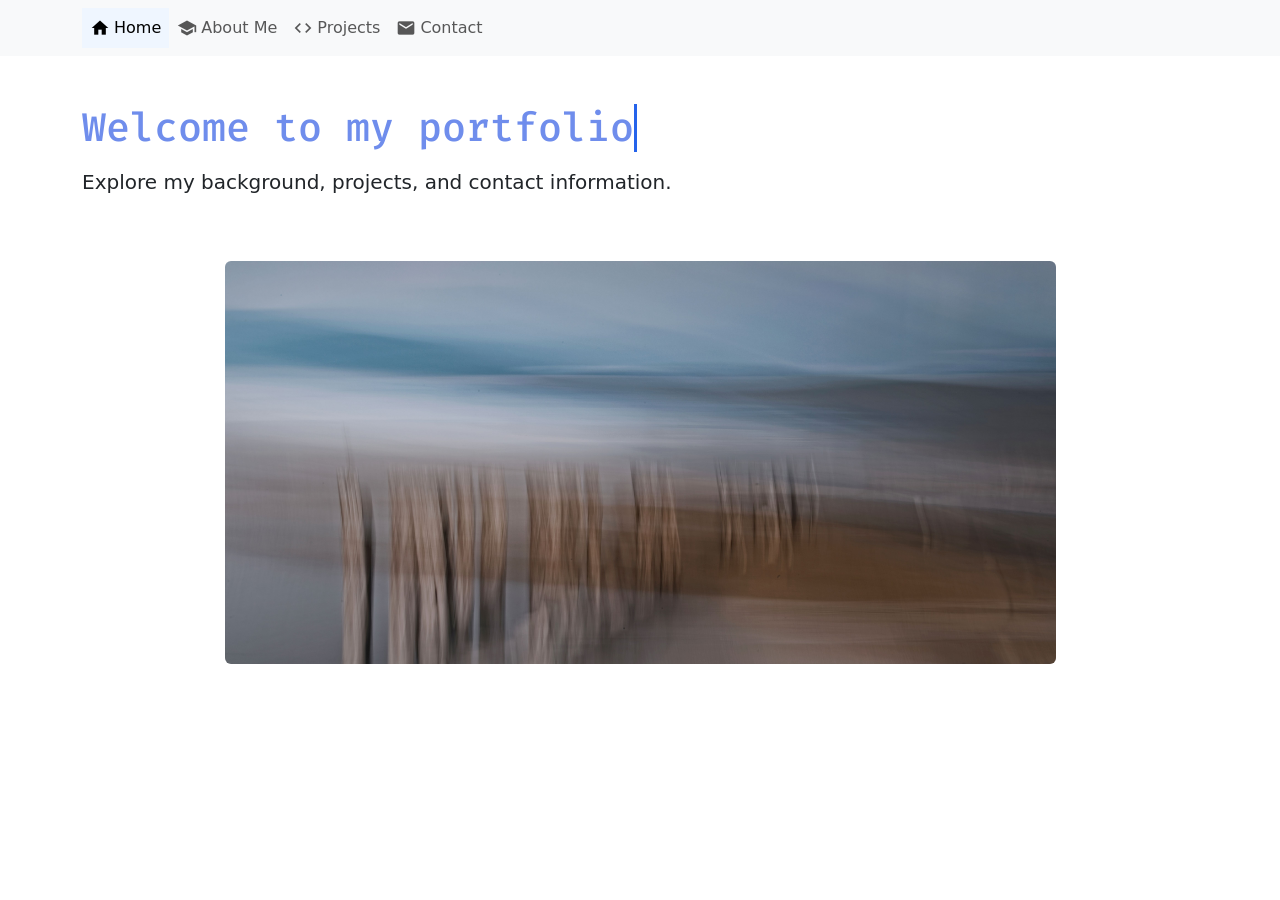
<file: index.html>
<!doctype html>
<html lang="en">
  <!--
WRITTEN BY: Ellis Liang
EMAIL: ellisl1@uci.edu
-->

  <head>
    <meta charset="utf-8">
    <meta name="author" content="Your name here">
    <meta name="description" content="description of your page">
    <meta name="viewport" content="width=device-width, initial-scale=1">
    <!-- you would link to an external stylesheet here! -->
    <!-- you would also link to Bootstrap here! -->
    <link
      href="https://cdn.jsdelivr.net/npm/bootstrap@5.3.8/dist/css/bootstrap.min.css"
      rel="stylesheet"
      integrity="sha384-sRIl4kxILFvY47J16cr9ZwB07vP4J8+LH7qKQnuqkuIAvNWLzeN8tE5YBujZqJLB"
      crossorigin="anonymous"
    >
    <link rel="preconnect" href="https://fonts.googleapis.com">
    <link rel="preconnect" href="https://fonts.gstatic.com" crossorigin>
    <link
      href="https://fonts.googleapis.com/css2?family=Fira+Code:wght@300..700&display=swap"
      rel="stylesheet"
    >
    <link
      href="https://fonts.googleapis.com/icon?family=Material+Icons"
      rel="stylesheet"
    >
    <link href="pages/portfolio.css" rel="stylesheet">
    <title>Home | Ellis Liang's Portfolio</title>
  </head>
  <body>
    <nav class="navbar navbar-expand-lg bg-body-tertiary">
      <div class="container">
        <button
          class="navbar-toggler"
          type="button"
          data-bs-toggle="collapse"
          data-bs-target="#navbarNav"
          aria-controls="navbarNav"
          aria-expanded="false"
          aria-label="Toggle navigation"
        >
          <span class="navbar-toggler-icon"></span>
        </button>
        <div class="collapse navbar-collapse" id="navbarNav">
          <div class="navbar-nav">
            <a class="nav-link active" aria-current="page" href="index.html"
              ><span class="material-icons" aria-hidden="true">home</span
              >Home</a
            >
            <a class="nav-link" href="pages/aboutme/aboutme.html"
              ><span class="material-icons" aria-hidden="true">school</span
              >About Me</a
            >
            <a class="nav-link" href="pages/projects/projects.html"
              ><span class="material-icons" aria-hidden="true">code</span
              >Projects</a
            >
            <a class="nav-link" href="pages/contact/contact.html"
              ><span class="material-icons" aria-hidden="true">mail</span
              >Contact</a
            >
          </div>
        </div>
      </div>
    </nav>

    <main class="container py-5">
      <div class="row">
        <div class="col-lg-8">
          <div class="typing-container">
            <h1 class="typing-text long">Welcome to my portfolio</h1>
          </div>
          <p class="lead">
            Explore my background, projects, and contact information.
          </p>
        </div>
      </div>
      <div class="row justify-content-center mt-5">
        <div class="col-9">
          <img
            src="assets/abstract.jpg"
            class="img-fluid rounded w-100"
            alt="Abstract soft-focus image with horizontal blue-gray and warm brown bands"
          >
        </div>
      </div>
    </main>

    <script
      src="https://cdn.jsdelivr.net/npm/bootstrap@5.3.8/dist/js/bootstrap.bundle.min.js"
      integrity="sha384-FKyoEForCGlyvwx9Hj09JcYn3nv7wiPVlz7YYwJrWVcXK/BmnVDxM+D2scQbITxI"
      crossorigin="anonymous"
    ></script>
  </body>
</html>
</file>
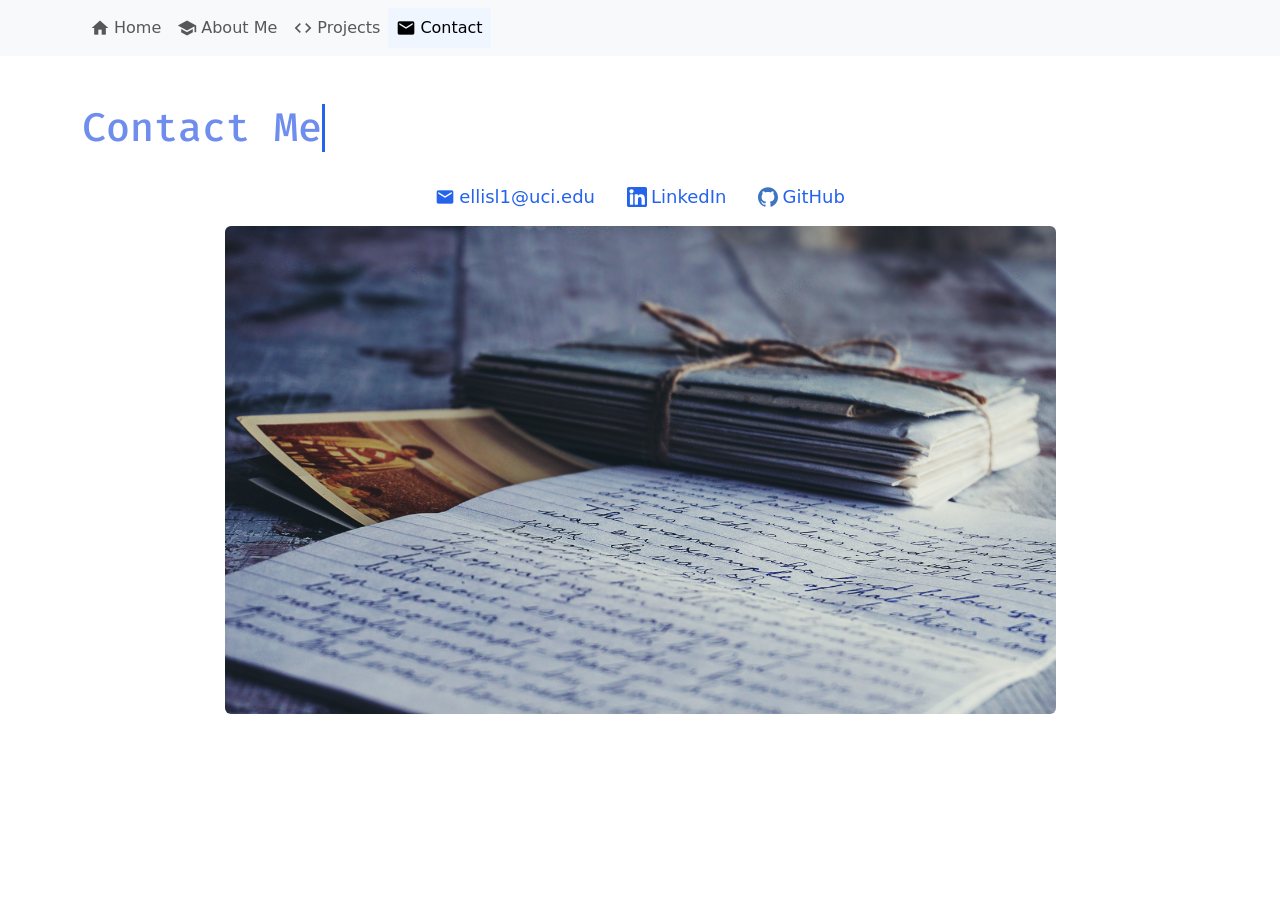
<file: pages/contact/contact.html>
<!doctype html>
<html lang="en">
  <head>
    <meta charset="utf-8">
    <meta name="viewport" content="width=device-width, initial-scale=1">
    <link
      href="https://cdn.jsdelivr.net/npm/bootstrap@5.3.8/dist/css/bootstrap.min.css"
      rel="stylesheet"
      integrity="sha384-sRIl4kxILFvY47J16cr9ZwB07vP4J8+LH7qKQnuqkuIAvNWLzeN8tE5YBujZqJLB"
      crossorigin="anonymous"
    >
    <link rel="preconnect" href="https://fonts.googleapis.com">
    <link rel="preconnect" href="https://fonts.gstatic.com" crossorigin>
    <link
      href="https://fonts.googleapis.com/css2?family=Fira+Code:wght@300..700&display=swap"
      rel="stylesheet"
    >
    <link
      href="https://fonts.googleapis.com/icon?family=Material+Icons"
      rel="stylesheet"
    >
    <link href="../portfolio.css" rel="stylesheet">
    <title>Contact | Ellis Liang's Portfolio</title>
  </head>
  <body>
    <nav class="navbar navbar-expand-lg bg-body-tertiary">
      <div class="container">
        <button
          class="navbar-toggler"
          type="button"
          data-bs-toggle="collapse"
          data-bs-target="#navbarNav"
          aria-controls="navbarNav"
          aria-expanded="false"
          aria-label="Toggle navigation"
        >
          <span class="navbar-toggler-icon"></span>
        </button>
        <div class="collapse navbar-collapse" id="navbarNav">
          <div class="navbar-nav">
            <a class="nav-link" href="../../index.html"
              ><span class="material-icons" aria-hidden="true">home</span
              >Home</a
            >
            <a class="nav-link" href="../aboutme/aboutme.html"
              ><span class="material-icons" aria-hidden="true">school</span
              >About Me</a
            >
            <a class="nav-link" href="../projects/projects.html"
              ><span class="material-icons" aria-hidden="true">code</span
              >Projects</a
            >
            <a class="nav-link active" aria-current="page" href="contact.html"
              ><span class="material-icons" aria-hidden="true">mail</span
              >Contact</a
            >
          </div>
        </div>
      </div>
    </nav>

    <main class="container py-5">
      <div class="row">
        <div class="col-lg-8">
          <div class="typing-container">
            <h1 class="typing-text short">Contact Me</h1>
          </div>
        </div>
      </div>
      <div class="contact-methods">
        <a class="nav-link contact-item" href="mailto:ellisl1@uci.edu">
          <span class="material-icons" aria-hidden="true">mail</span>
          ellisl1@uci.edu
        </a>
        <a
          class="nav-link contact-item"
          href="https://www.linkedin.com/in/ellis-liang/"
          target="_blank"
          rel="noopener noreferrer"
        >
          <img
            class="contact-icon"
            src="../../assets/linkedin.svg"
            alt="LinkedIn logo"
            aria-hidden="true"
          >
          LinkedIn
        </a>
        <a
          class="nav-link contact-item"
          href="https://github.com/ellisl10"
          target="_blank"
          rel="noopener noreferrer"
        >
          <img
            class="contact-icon"
            src="../../assets/github.svg"
            alt="GitHub logo"
            aria-hidden="true"
          >
          GitHub
        </a>
      </div>
      <div class="row justify-content-center mt-3">
        <div class="col-9">
          <img
            src="../../assets/letters.jpg"
            class="img-fluid rounded w-100"
            alt="A stack of old letters"
          >
        </div>
      </div>
    </main>

    <script
      src="https://cdn.jsdelivr.net/npm/bootstrap@5.3.8/dist/js/bootstrap.bundle.min.js"
      integrity="sha384-FKyoEForCGlyvwx9Hj09JcYn3nv7wiPVlz7YYwJrWVcXK/BmnVDxM+D2scQbITxI"
      crossorigin="anonymous"
    ></script>
  </body>
</html>
</file>
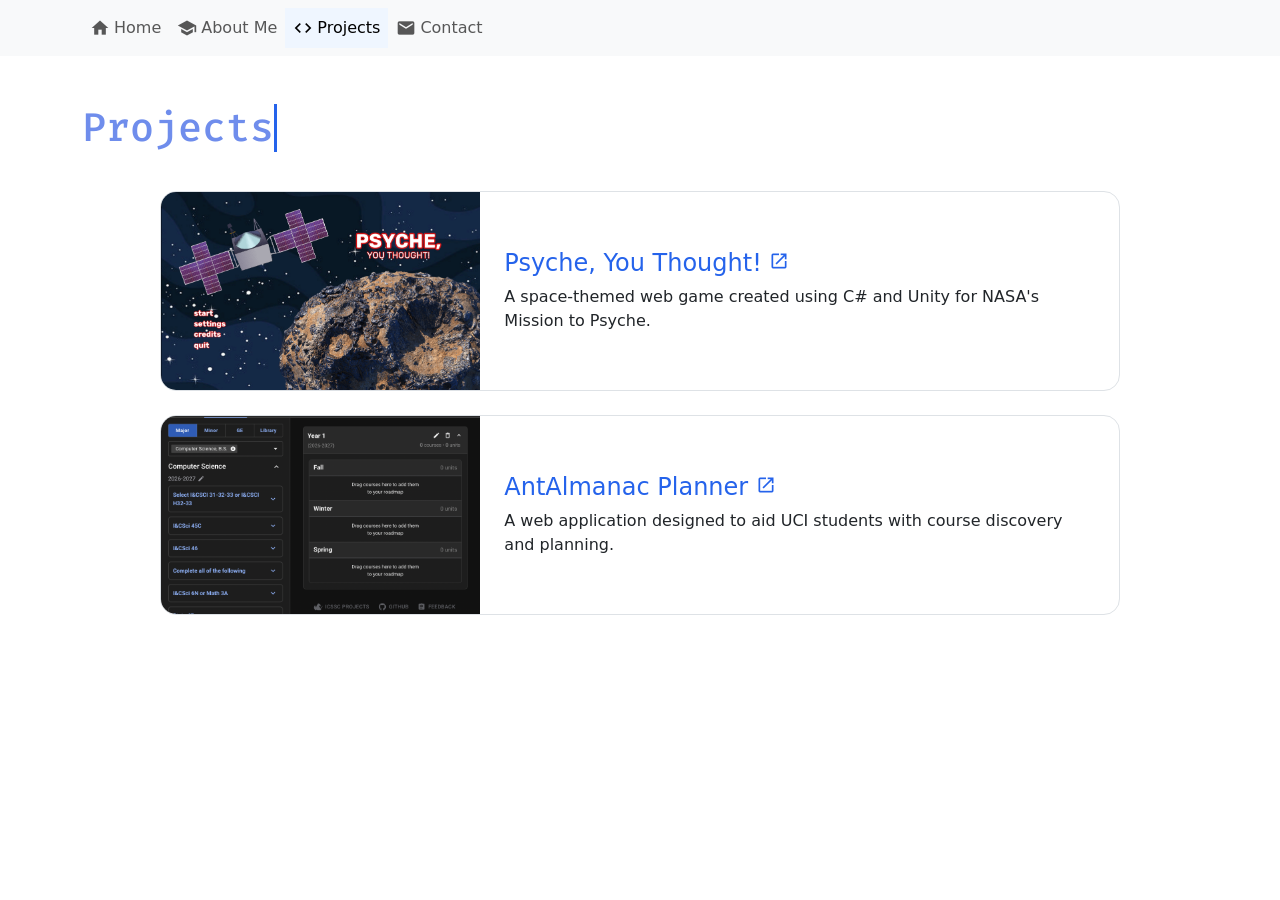
<file: pages/projects/projects.html>
<!doctype html>
<html lang="en">
  <head>
    <meta charset="utf-8">
    <meta name="viewport" content="width=device-width, initial-scale=1">
    <link
      href="https://cdn.jsdelivr.net/npm/bootstrap@5.3.8/dist/css/bootstrap.min.css"
      rel="stylesheet"
      integrity="sha384-sRIl4kxILFvY47J16cr9ZwB07vP4J8+LH7qKQnuqkuIAvNWLzeN8tE5YBujZqJLB"
      crossorigin="anonymous"
    >
    <link rel="preconnect" href="https://fonts.googleapis.com">
    <link rel="preconnect" href="https://fonts.gstatic.com" crossorigin>
    <link
      href="https://fonts.googleapis.com/css2?family=Fira+Code:wght@300..700&display=swap"
      rel="stylesheet"
    >
    <link
      href="https://fonts.googleapis.com/icon?family=Material+Icons"
      rel="stylesheet"
    >
    <link href="../portfolio.css" rel="stylesheet">
    <link href="projects.css" rel="stylesheet">
    <title>Projects | Ellis Liang's Portfolio</title>
  </head>
  <body>
    <nav class="navbar navbar-expand-lg bg-body-tertiary">
      <div class="container">
        <button
          class="navbar-toggler"
          type="button"
          data-bs-toggle="collapse"
          data-bs-target="#navbarNav"
          aria-controls="navbarNav"
          aria-expanded="false"
          aria-label="Toggle navigation"
        >
          <span class="navbar-toggler-icon"></span>
        </button>
        <div class="collapse navbar-collapse" id="navbarNav">
          <div class="navbar-nav">
            <a class="nav-link" href="../../index.html"
              ><span class="material-icons" aria-hidden="true">home</span
              >Home</a
            >
            <a class="nav-link" href="../aboutme/aboutme.html"
              ><span class="material-icons" aria-hidden="true">school</span
              >About Me</a
            >
            <a class="nav-link active" aria-current="page" href="projects.html"
              ><span class="material-icons" aria-hidden="true">code</span
              >Projects</a
            >
            <a class="nav-link" href="../contact/contact.html"
              ><span class="material-icons" aria-hidden="true">mail</span
              >Contact</a
            >
          </div>
        </div>
      </div>
    </nav>

    <main class="container py-5">
      <div class="row">
        <div class="col-lg-8">
          <div class="typing-container">
            <h1 class="typing-text short">Projects</h1>
          </div>
        </div>
      </div>
      <section class="mt-4" aria-label="Project list">
        <ul class="list-unstyled mb-0">
          <li class="mb-4">
            <article class="border overflow-hidden project-card">
              <div class="row g-0">
                <div class="col-md-4 project-image-column">
                  <img
                    src="../../assets/videogame.png"
                    class="img-fluid w-100 project-image"
                    alt="Title screen for Psyche, You Thought!, showing a spacecraft, asteroid, and game menu in space"
                  >
                </div>
                <div class="col-md-8 project-details">
                  <a
                    class="nav-link project"
                    href="https://gameportal.missiontopsyche.org/game_page/?gameId=Psyche%2C%20You%20Thought%21"
                  >
                    <h2 class="h4">
                      Psyche, You Thought!
                      <span class="material-icons" aria-hidden="true">
                        open_in_new
                      </span>
                    </h2>
                  </a>
                  <p class="mb-0">
                    A space-themed web game created using C# and Unity for
                    NASA's Mission to Psyche.
                  </p>
                </div>
              </div>
            </article>
          </li>
          <li class="mb-4">
            <article class="border overflow-hidden project-card">
              <div class="row g-0">
                <div class="col-md-4 project-image-column">
                  <img
                    src="../../assets/PPC.png"
                    class="img-fluid w-100 project-image"
                    alt="Homepage for AntAlmanac Planner"
                  >
                </div>
                <div class="col-md-8 project-details">
                  <a
                    class="nav-link project"
                    href="https://antalmanac.com/planner"
                  >
                    <h2 class="h4">
                      AntAlmanac Planner
                      <span class="material-icons" aria-hidden="true">
                        open_in_new
                      </span>
                    </h2>
                  </a>
                  <p class="mb-0">
                    A web application designed to aid UCI students with course
                    discovery and planning.
                  </p>
                </div>
              </div>
            </article>
          </li>
        </ul>
      </section>
    </main>

    <script
      src="https://cdn.jsdelivr.net/npm/bootstrap@5.3.8/dist/js/bootstrap.bundle.min.js"
      integrity="sha384-FKyoEForCGlyvwx9Hj09JcYn3nv7wiPVlz7YYwJrWVcXK/BmnVDxM+D2scQbITxI"
      crossorigin="anonymous"
    ></script>
  </body>
</html>
</file>
<file: pages/portfolio.css>
.nav-link {
  display: inline-flex;
  align-items: center;
  gap: 0.25rem;

  .material-icons {
    font-size: 1.25rem;
    line-height: 1;
  }

  &.active {
    background-color: #eff6ff;
  }
}

.contact-methods {
  display: flex;
  align-items: center;
  justify-content: center;
  gap: 2rem;
  margin-top: 1rem;
}

.contact-item {
  color: #2563eb;
  font-size: 1.125rem;
}

.contact-icon {
  width: 1.25rem;
  height: 1.25rem;
  flex: 0 0 1.25rem;
}

@media (max-width: 575.98px) {
  .contact-methods {
    flex-direction: column;
    gap: 1rem;
  }
}

.typing-container {
  display: inline-block;
  .typing-text {
    white-space: nowrap;
    overflow: hidden;
    border-right: 3px solid #2563eb;
    width: 0;
    color: rgb(111, 141, 236);
    font-family: "Fira Code", monospace;

    &.long {
      animation:
        typing 2.0s steps(30, end) forwards,
        blink 0.75s step-end infinite;
    }
    &.short {
      animation:
        typing 1.5s steps(30, end) forwards,
        blink 0.75s step-end infinite;
    }
  }
}

@keyframes typing {
  from {
    width: 0;
  }
  to {
    width: 100%;
  }
}

/* Keyframes for the blinking cursor */
@keyframes blink {
  from,
  to {
    border-color: transparent;
  }
  50% {
    border-color: #2563eb;
  }
}
</file>
<file: pages/projects/projects.css>
.nav-link {
  &.project {
    color: #2563eb;
  }
}

.project-card {
  width: 90%;
  height: 200px;
  max-width: 960px;
  margin-inline: auto;
  border-radius: 16px;
}

.project-card > .row {
  height: 100%;
}

.project-image-column {
  height: 100%;
}

.project-image {
  height: 100%;
  object-fit: cover;
}

.project-details {
  display: flex;
  flex-direction: column;
  justify-content: center;
  padding: 1.5rem;
}

@media (max-width: 767.98px) {
  .project-card {
    width: min(100%, 420px);
    height: auto;
    aspect-ratio: 1;
  }

  .project-card > .row {
    display: grid;
    grid-template-columns: minmax(0, 1fr);
    grid-template-rows: 60% 40%;
  }

  .project-image-column {
    height: auto;
    width: 100%;
    max-width: 100%;
    min-height: 0;
    padding: 1rem 1rem 0;
  }

  .project-image {
    display: block;
    border-radius: 8px;
  }

  .project-details {
    min-height: 0;
    width: 100%;
    max-width: 100%;
    padding: 0.75rem 1rem 1rem;
    overflow-y: auto;
  }
}
</file>
